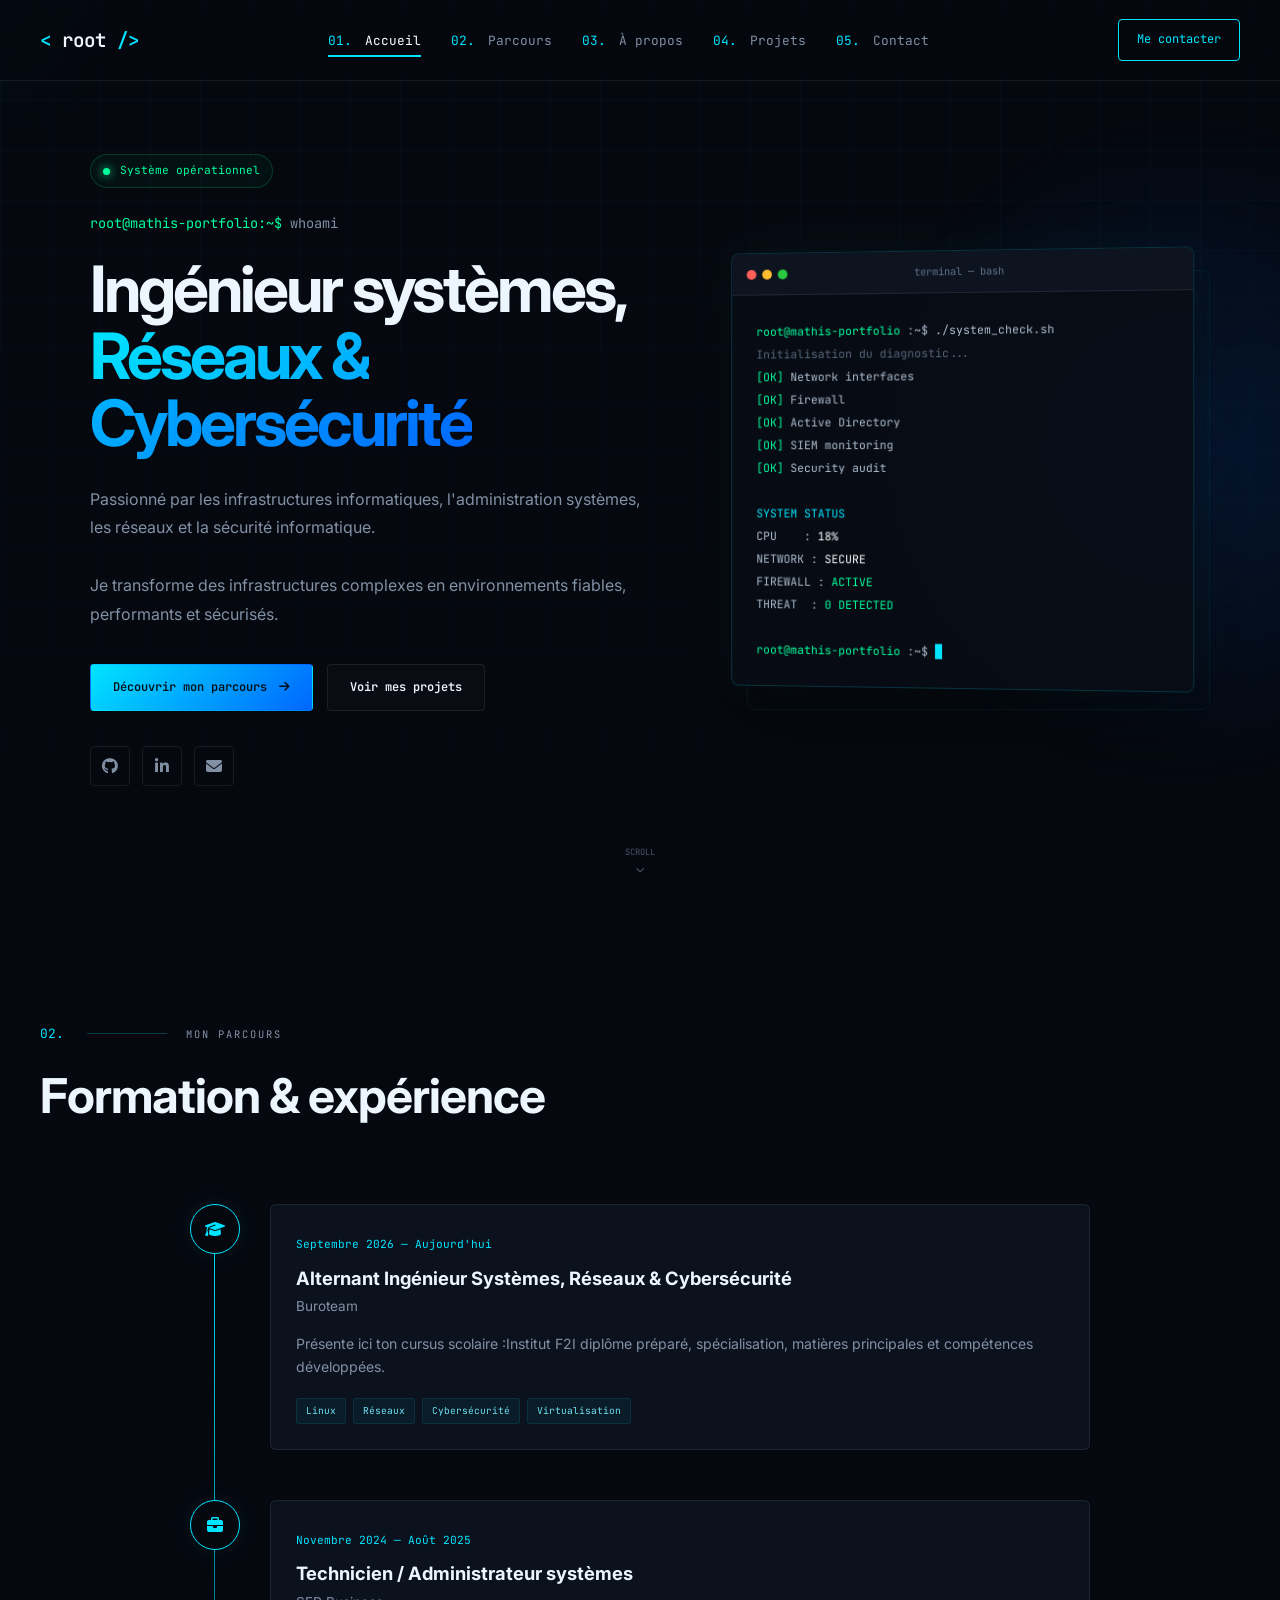
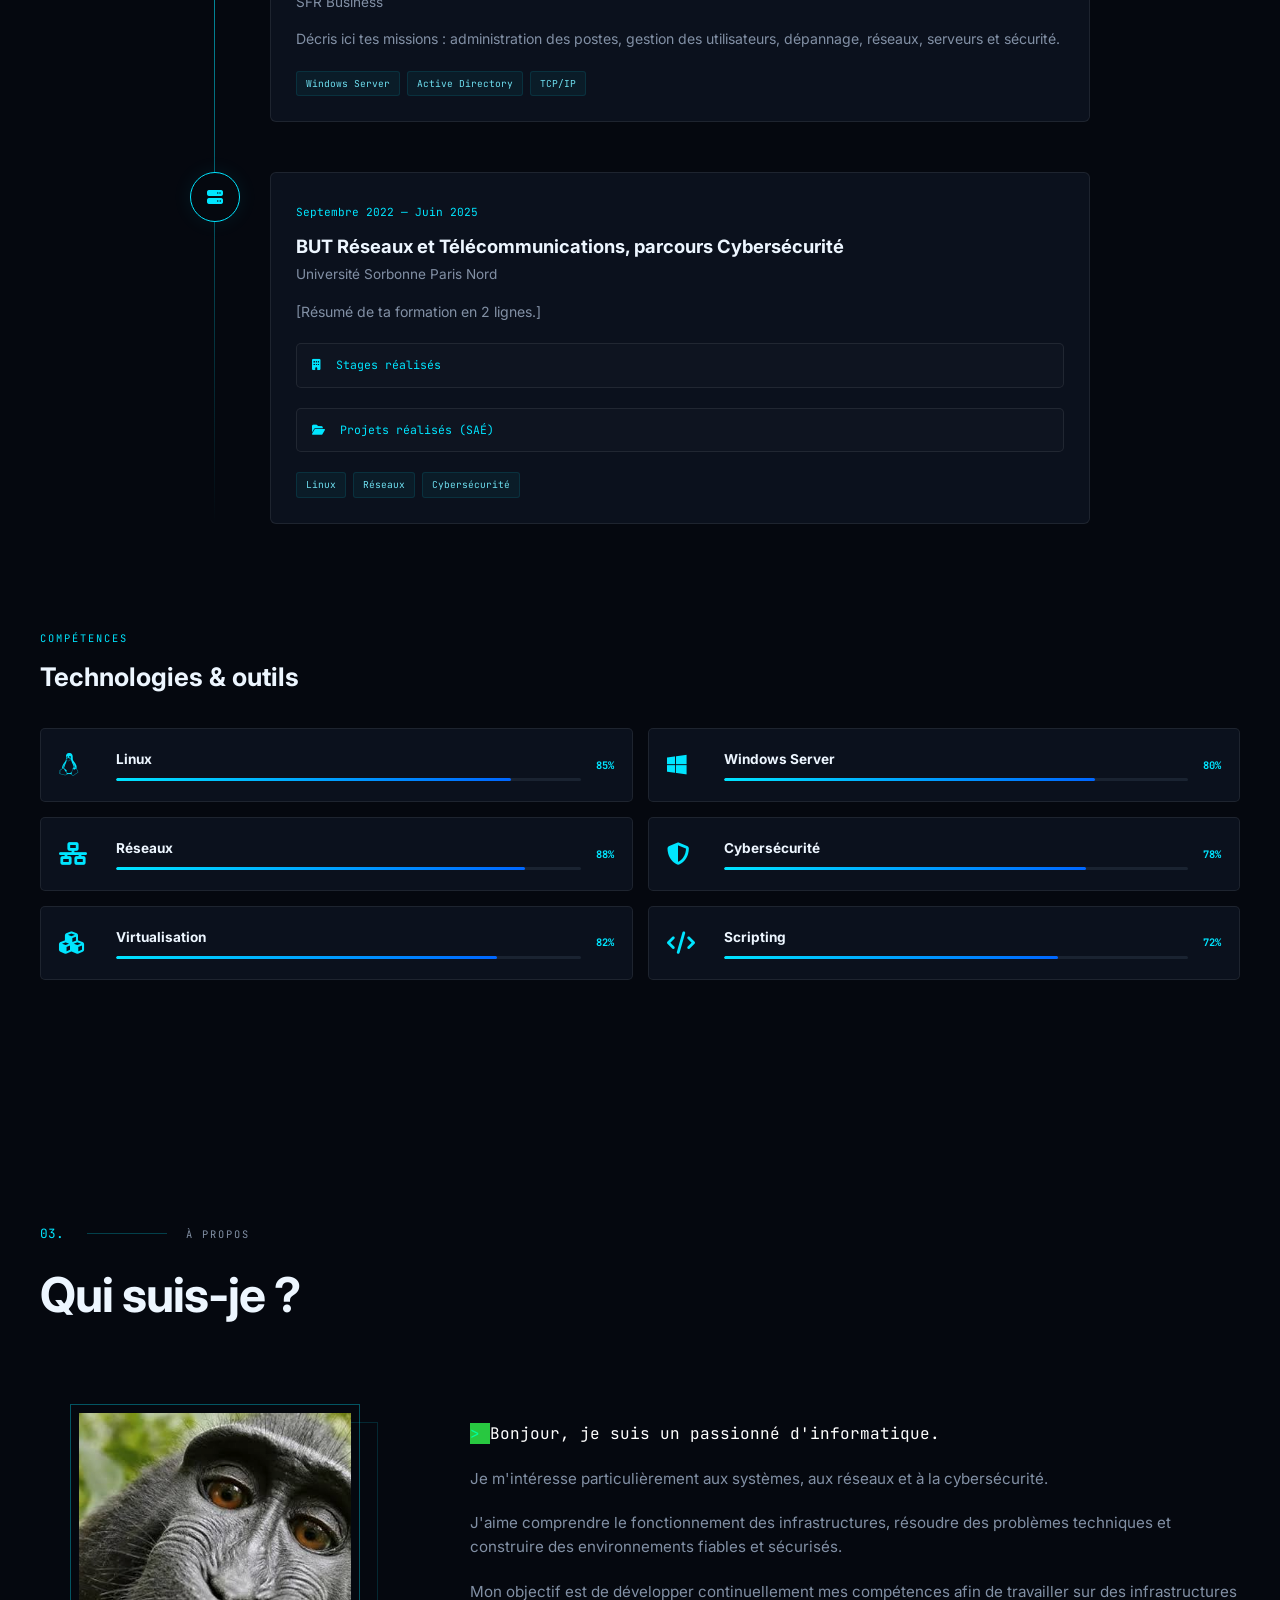
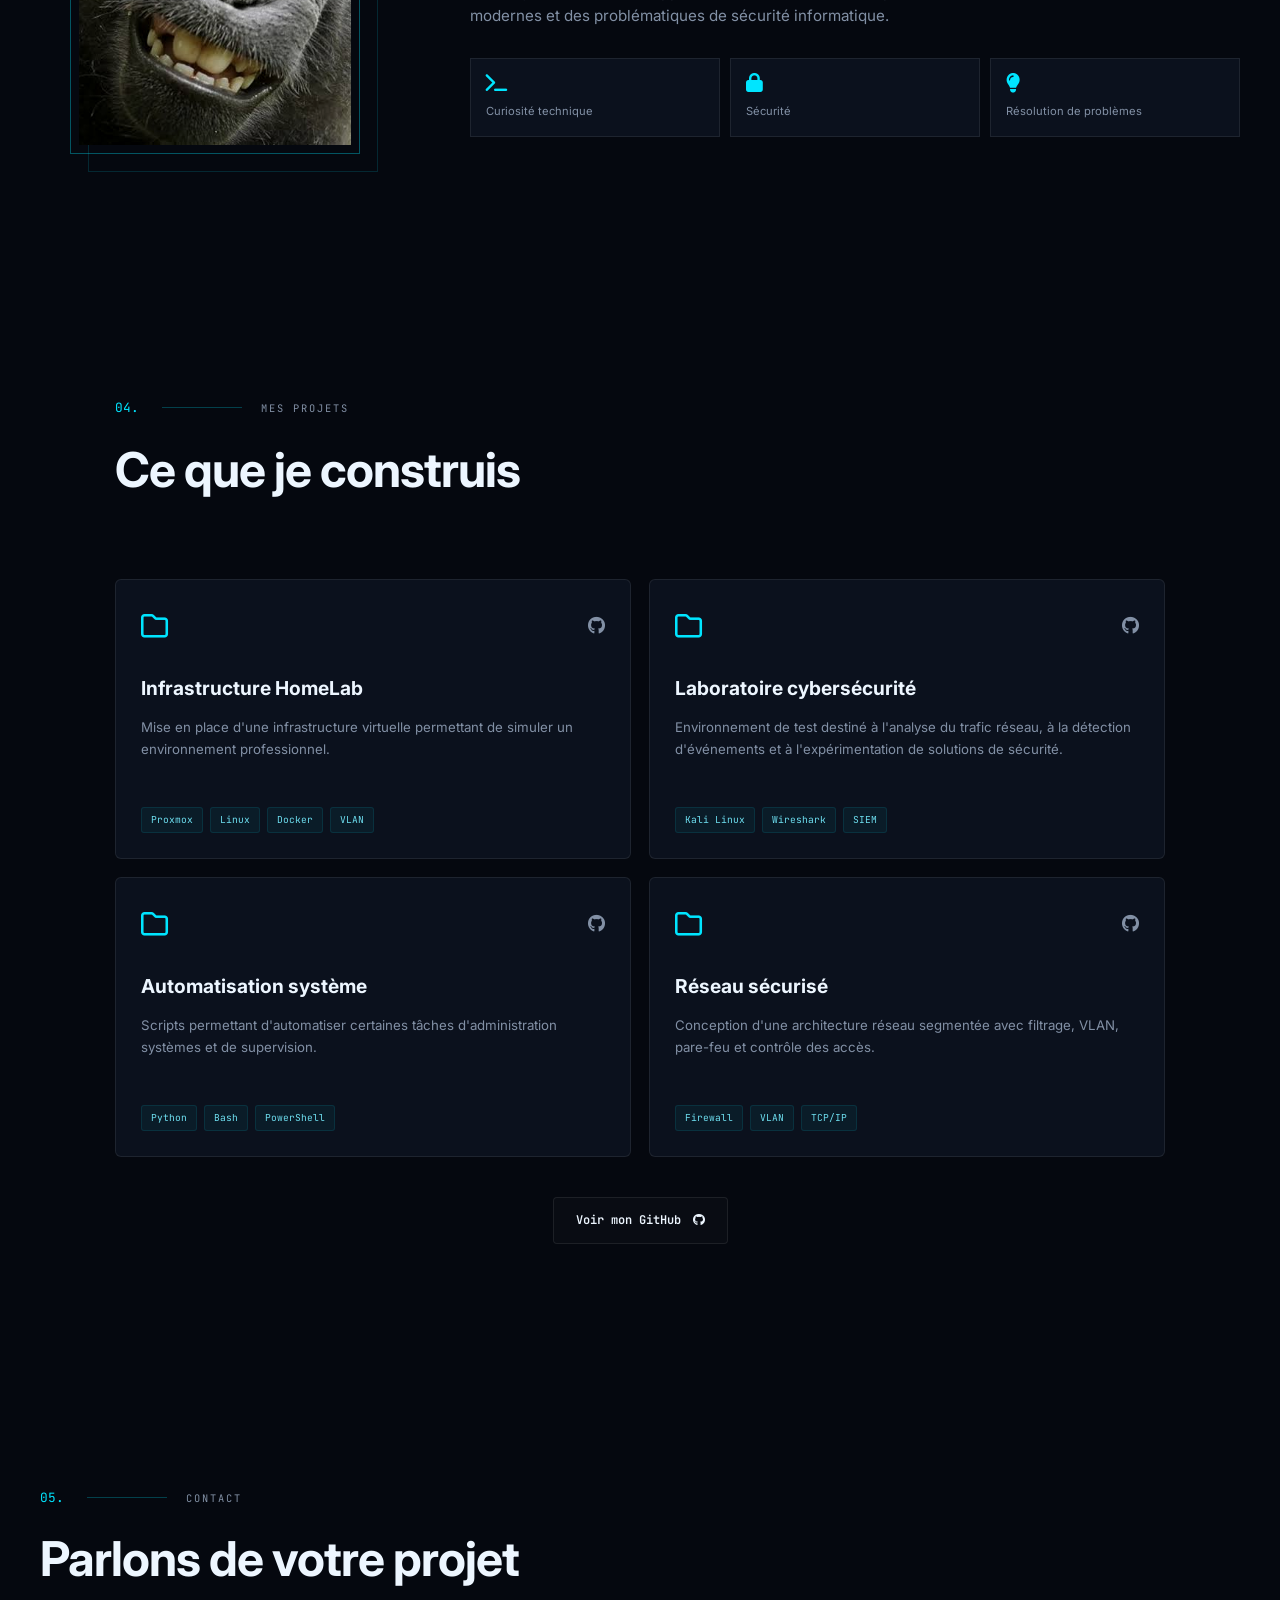
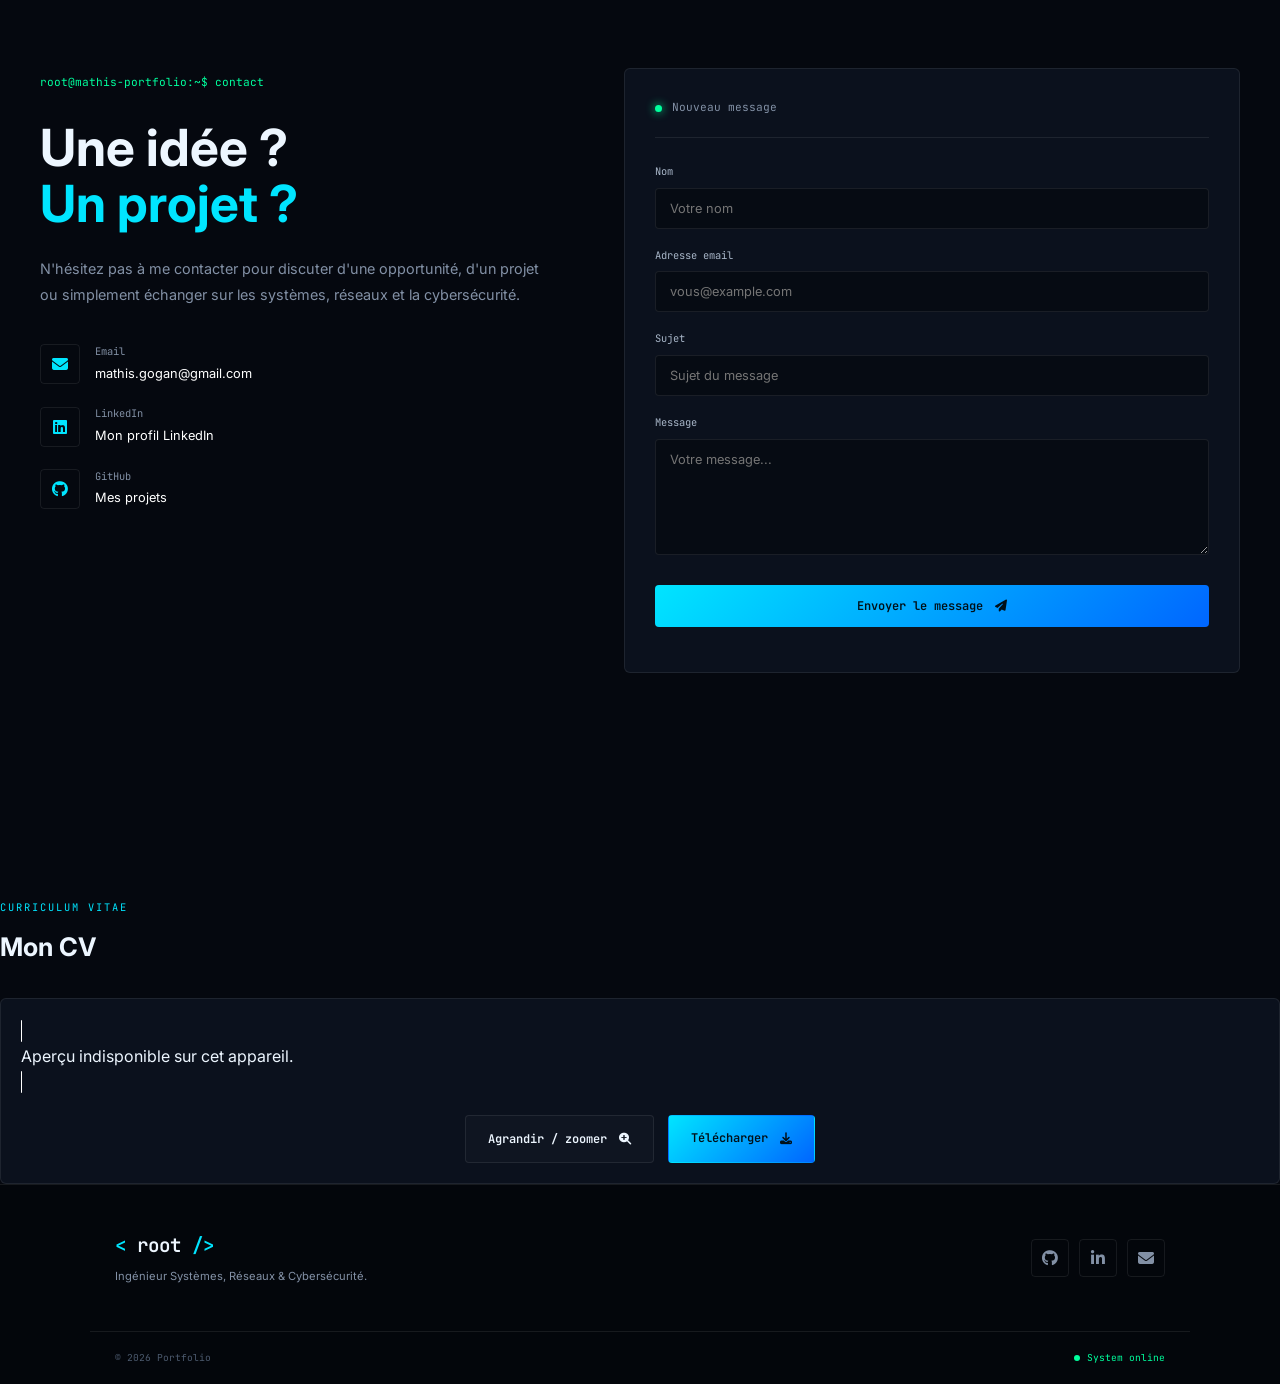
<file: index.html>
<!DOCTYPE html>
<html lang="fr">

<head>

    <meta charset="UTF-8">

    <meta name="viewport"
          content="width=device-width, initial-scale=1.0">

    <meta name="description"
          content="Portfolio professionnel - Ingénieur systèmes, réseaux et cybersécurité">

    <title>Portfolio | Systèmes • Réseaux • Cybersécurité</title>

    <!-- Police -->
    <link rel="preconnect" href="https://fonts.googleapis.com">
    <link rel="preconnect" href="https://fonts.gstatic.com" crossorigin>

    <link href="https://fonts.googleapis.com/css2?family=Inter:wght@400;500;600;700;800&family=JetBrains+Mono:wght@400;500;600&display=swap"
          rel="stylesheet">

    <!-- Font Awesome -->
    <link rel="stylesheet"
          href="https://cdnjs.cloudflare.com/ajax/libs/font-awesome/6.5.2/css/all.min.css">

    <link rel="stylesheet" href="src/CSS/style.css">

</head>


<body>

<!-- =====================================================
     CURSEUR / EFFET
===================================================== -->

<div class="cursor-glow"></div>


<!-- =====================================================
     HEADER
===================================================== -->

<header class="header">

    <nav class="navbar">

        <a href="#accueil" class="logo">

            <span class="logo-symbol">&lt;</span>
            <span>root</span>
            <span class="logo-symbol">/&gt;</span>

        </a>


        <ul class="nav-links">

            <li>
                <a href="#accueil" class="active">
                    <span>01.</span> Accueil
                </a>
            </li>

            <li>
                <a href="#parcours">
                    <span>02.</span> Parcours
                </a>
            </li>

            <li>
                <a href="#apropos">
                    <span>03.</span> À propos
                </a>
            </li>

            <li>
                <a href="#projets">
                    <span>04.</span> Projets
                </a>
            </li>

            <li>
                <a href="#contact">
                    <span>05.</span> Contact
                </a>
            </li>

        </ul>


        <a href="#contact" class="nav-button">
            Me contacter
        </a>


        <button class="menu-toggle"
                aria-label="Ouvrir le menu">

            <i class="fas fa-bars"></i>

        </button>

    </nav>

</header>


<main>


<!-- =====================================================
     HERO
===================================================== -->

<section id="accueil" class="hero">

    <!-- Grille -->
    <div class="grid-background"></div>

    <!-- Glow -->
    <div class="hero-glow"></div>


    <div class="hero-container">


        <!-- COLONNE GAUCHE -->

        <div class="hero-content">

            <div class="status">

                <span class="status-dot"></span>

                <span>
                    Système opérationnel
                </span>

            </div>


            <p class="terminal-intro">

                <span class="prompt">root@mathis-portfolio:~$</span>

                whoami

            </p>


            <h1>

                Ingénieur systèmes,
                <br>

                <span class="gradient-text">
                    Réseaux & Cybersécurité
                </span>

            </h1>


            <p class="hero-description">

                Passionné par les infrastructures informatiques,
                l'administration systèmes, les réseaux et la
                sécurité informatique.

                <br><br>

                Je transforme des infrastructures complexes en
                environnements fiables, performants et sécurisés.

            </p>


            <div class="hero-buttons">

                <a href="#parcours"
                   class="btn btn-primary">

                    Découvrir mon parcours

                    <i class="fas fa-arrow-right"></i>

                </a>


                <a href="#projets"
                   class="btn btn-outline">

                    Voir mes projets

                </a>

            </div>


            <div class="social-links">

                <a href="https://github.com/TurtlesNinjas"
                   target="_blank"
                   aria-label="GitHub">

                    <i class="fab fa-github"></i>

                </a>


                <a href="https://www.linkedin.com/in/mathis-gogan/?isSelfProfile=true"
                   target="_blank"
                   aria-label="LinkedIn">

                    <i class="fab fa-linkedin-in"></i>

                </a>


                <a href="mailto:mathis.gogan@gmail.com"
                   aria-label="Email">

                    <i class="fas fa-envelope"></i>

                </a>

            </div>

        </div>


        <!-- TERMINAL -->

        <div class="terminal-wrapper">

            <div class="terminal">

                <div class="terminal-header">

                    <div class="terminal-buttons">

                        <span class="red"></span>
                        <span class="yellow"></span>
                        <span class="green"></span>

                    </div>

                    <span class="terminal-title">
                        terminal — bash
                    </span>

                </div>


                <div class="terminal-body">

                    <p>
                        <span class="terminal-green">
                            root@mathis-portfolio
                        </span>:~$
                        ./system_check.sh
                    </p>


                    <p class="terminal-muted">
                        Initialisation du diagnostic...
                    </p>


                    <p>
                        <span class="terminal-green">
                            [OK]
                        </span>
                        Network interfaces
                    </p>


                    <p>
                        <span class="terminal-green">
                            [OK]
                        </span>
                        Firewall
                    </p>


                    <p>
                        <span class="terminal-green">
                            [OK]
                        </span>
                        Active Directory
                    </p>


                    <p>
                        <span class="terminal-green">
                            [OK]
                        </span>
                        SIEM monitoring
                    </p>


                    <p>
                        <span class="terminal-green">
                            [OK]
                        </span>
                        Security audit
                    </p>


                    <br>


                    <p>

                        <span class="terminal-blue">
                            SYSTEM STATUS
                        </span>

                    </p>


                    <p>
                        CPU&nbsp;&nbsp;&nbsp;&nbsp;:
                        <span class="terminal-white">
                            18%
                        </span>
                    </p>


                    <p>
                        NETWORK :
                        <span class="terminal-white">
                            SECURE
                        </span>
                    </p>


                    <p>
                        FIREWALL :
                        <span class="terminal-green">
                            ACTIVE
                        </span>
                    </p>


                    <p>
                        THREAT&nbsp;&nbsp;:
                        <span class="terminal-green">
                            0 DETECTED
                        </span>
                    </p>


                    <br>


                    <p>

                        <span class="terminal-green">
                            root@mathis-portfolio
                        </span>:~$

                        <span class="cursor">
                            █
                        </span>

                    </p>

                </div>

            </div>


            <div class="terminal-decoration"></div>

        </div>

    </div>


    <div class="scroll-down">

        <span>
            SCROLL
        </span>

        <i class="fas fa-chevron-down"></i>

    </div>

</section>



<!-- =====================================================
     PARCOURS
===================================================== -->

<section id="parcours" class="section">

    <div class="section-heading reveal">

        <span class="section-number">
            02.
        </span>

        <span class="section-line"></span>

        <span class="section-label">
            MON PARCOURS
        </span>

        <h2>
            Formation & expérience
        </h2>

    </div>


    <div class="timeline">


        <div class="timeline-item reveal">

            <div class="timeline-marker">

                <i class="fas fa-graduation-cap"></i>

            </div>


            <div class="timeline-card">

                <span class="timeline-date">
                    Septembre 2026 — Aujourd'hui
                </span>

                <h3>
                    Alternant Ingénieur Systèmes, Réseaux & Cybersécurité
                </h3>

                <h4>
                    Buroteam
                </h4>

                <p>

                    Présente ici ton cursus scolaire :Institut F2I
                    diplôme préparé, spécialisation,
                    matières principales et compétences
                    développées.

                </p>


                <div class="tags">

                    <span>Linux</span>
                    <span>Réseaux</span>
                    <span>Cybersécurité</span>
                    <span>Virtualisation</span>
                    
                </div>

            </div>

        </div>



        <div class="timeline-item reveal">

            <div class="timeline-marker">

                <i class="fas fa-briefcase"></i>

            </div>


            <div class="timeline-card">

                <span class="timeline-date">
                    Novembre 2024 — Août 2025
                </span>

                <h3>
                    Technicien / Administrateur systèmes
                </h3>

                <h4>
                    SFR Business
                </h4>

                <p>

                    Décris ici tes missions :
                    administration des postes,
                    gestion des utilisateurs,
                    dépannage, réseaux,
                    serveurs et sécurité.

                </p>


                <div class="tags">

                    <span>Windows Server</span>
                    <span>Active Directory</span>
                    <span>TCP/IP</span>

                </div>

            </div>

        </div>



        <div class="timeline-item reveal">

            <div class="timeline-marker">
                <i class="fas fa-server"></i>
            </div>

            <div class="timeline-card">

                <span class="timeline-date">
                    Septembre 2022 — Juin 2025
                </span>

                <h3>
                    BUT Réseaux et Télécommunications, parcours Cybersécurité
                </h3>

                <h4>
                    Université Sorbonne Paris Nord
                </h4>

                <p>[Résumé de ta formation en 2 lignes.]</p>

                <!-- STAGES -->
                <details class="timeline-details">
                    <summary><i class="fas fa-building"></i> Stages réalisés</summary>

                    <ul class="detail-list">
                        <li>
                            <span class="detail-date">[Avril 2024 — Juin 2024]</span>
                            <strong>[Intitulé du stage] · [Nom de l'entreprise]</strong>
                            <p>[Contexte, missions réalisées, résultats obtenus.]</p>
                            <div class="tags"><span>[Techno 1]</span><span>[Techno 2]</span></div>
                        </li>
                        <li>
                            <span class="detail-date">[Avril 2025 — Juin 2025]</span>
                            <strong>[Intitulé du stage 2] · [Nom de l'entreprise]</strong>
                            <p>[Contexte, missions réalisées, résultats obtenus.]</p>
                            <div class="tags"><span>[Techno 1]</span><span>[Techno 2]</span></div>
                        </li>
                    </ul>
                </details>

                <!-- PROJETS -->
                <details class="timeline-details">
                    <summary><i class="fas fa-folder-open"></i> Projets réalisés (SAÉ)</summary>

                    <ul class="detail-list">
                        <li>
                            <strong>[Nom du projet 1]</strong>
                            <p>[Objectif, ce que tu as fait, résultat.]</p>
                            <div class="tags"><span>Proxmox</span><span>pfSense</span></div>
                        </li>
                        <li>
                            <strong>[Nom du projet 2]</strong>
                            <p>[Description.]</p>
                            <div class="tags"><span>Wireshark</span><span>SIEM</span></div>
                        </li>
                    </ul>
                </details>

                <div class="tags">
                    <span>Linux</span>
                    <span>Réseaux</span>
                    <span>Cybersécurité</span>
                </div>

            </div>

        </div>

    </div>



    <!-- COMPETENCES -->

    <div class="skills-section reveal">

        <div class="mini-heading">

            <span>
                COMPÉTENCES
            </span>

            <h3>
                Technologies & outils
            </h3>

        </div>


        <div class="skills-grid">


            <div class="skill-card">

                <div class="skill-icon">

                    <i class="fab fa-linux"></i>

                </div>

                <div class="skill-info">

                    <h4>Linux</h4>

                    <div class="skill-bar">
                        <span style="width: 85%"></span>
                    </div>

                </div>

                <strong>85%</strong>

            </div>



            <div class="skill-card">

                <div class="skill-icon">

                    <i class="fab fa-windows"></i>

                </div>

                <div class="skill-info">

                    <h4>Windows Server</h4>

                    <div class="skill-bar">
                        <span style="width: 80%"></span>
                    </div>

                </div>

                <strong>80%</strong>

            </div>



            <div class="skill-card">

                <div class="skill-icon">

                    <i class="fas fa-network-wired"></i>

                </div>

                <div class="skill-info">

                    <h4>Réseaux</h4>

                    <div class="skill-bar">
                        <span style="width: 88%"></span>
                    </div>

                </div>

                <strong>88%</strong>

            </div>



            <div class="skill-card">

                <div class="skill-icon">

                    <i class="fas fa-shield-halved"></i>

                </div>

                <div class="skill-info">

                    <h4>Cybersécurité</h4>

                    <div class="skill-bar">
                        <span style="width: 78%"></span>
                    </div>

                </div>

                <strong>78%</strong>

            </div>



            <div class="skill-card">

                <div class="skill-icon">

                    <i class="fas fa-cubes"></i>

                </div>

                <div class="skill-info">

                    <h4>Virtualisation</h4>

                    <div class="skill-bar">
                        <span style="width: 82%"></span>
                    </div>

                </div>

                <strong>82%</strong>

            </div>



            <div class="skill-card">

                <div class="skill-icon">

                    <i class="fas fa-code"></i>

                </div>

                <div class="skill-info">

                    <h4>Scripting</h4>

                    <div class="skill-bar">
                        <span style="width: 72%"></span>
                    </div>

                </div>

                <strong>72%</strong>

            </div>

        </div>

    </div>

</section>



<!-- =====================================================
     A PROPOS
===================================================== -->

<section id="apropos"
         class="section about-section">

    <div class="section-heading reveal">

        <span class="section-number">
            03.
        </span>

        <span class="section-line"></span>

        <span class="section-label">
            À PROPOS
        </span>

        <h2>
            Qui suis-je ?
        </h2>

    </div>


    <div class="about-grid">

        <div class="about-photo reveal">

            <div class="photo-frame">

                <img src="src/Image/images.jpg"
                    alt="Portrait de Mathis Gogan"
                    class="photo-img"
                    loading="lazy">

            </div>

            <div class="photo-decoration"></div>

        </div>



        <div class="about-content reveal">

            <p class="about-intro">

                <span class="green">
                    >
                </span>

                Bonjour, je suis un passionné
                d'informatique.

            </p>


            <p>

                Je m'intéresse particulièrement aux
                systèmes, aux réseaux et à la
                cybersécurité.

            </p>


            <p>

                J'aime comprendre le fonctionnement
                des infrastructures, résoudre des
                problèmes techniques et construire
                des environnements fiables et sécurisés.

            </p>


            <p>

                Mon objectif est de développer
                continuellement mes compétences afin
                de travailler sur des infrastructures
                modernes et des problématiques de
                sécurité informatique.

            </p>


            <div class="about-values">


                <div>

                    <i class="fas fa-terminal"></i>

                    <span>
                        Curiosité technique
                    </span>

                </div>


                <div>

                    <i class="fas fa-lock"></i>

                    <span>
                        Sécurité
                    </span>

                </div>


                <div>

                    <i class="fas fa-lightbulb"></i>

                    <span>
                        Résolution de problèmes
                    </span>

                </div>

            </div>

        </div>

    </div>

</section>



<!-- =====================================================
     PROJETS
===================================================== -->

<section id="projets"
         class="section projects-section">


    <div class="section-heading reveal">

        <span class="section-number">
            04.
        </span>

        <span class="section-line"></span>

        <span class="section-label">
            MES PROJETS
        </span>

        <h2>
            Ce que je construis
        </h2>

    </div>


    <div class="projects-grid">


        <!-- PROJET 1 -->

        <article class="project-card reveal">

            <div class="project-top">

                <div class="folder">

                    <i class="far fa-folder"></i>

                </div>

                <a href="#"
                   aria-label="GitHub">

                    <i class="fab fa-github"></i>

                </a>

            </div>


            <h3>
                Infrastructure HomeLab
            </h3>


            <p>

                Mise en place d'une infrastructure
                virtuelle permettant de simuler un
                environnement professionnel.

            </p>


            <div class="project-tech">

                <span>Proxmox</span>
                <span>Linux</span>
                <span>Docker</span>
                <span>VLAN</span>

            </div>

        </article>



        <!-- PROJET 2 -->

        <article class="project-card reveal">

            <div class="project-top">

                <div class="folder">

                    <i class="far fa-folder"></i>

                </div>

                <a href="#"
                   aria-label="GitHub">

                    <i class="fab fa-github"></i>

                </a>

            </div>


            <h3>
                Laboratoire cybersécurité
            </h3>


            <p>

                Environnement de test destiné à
                l'analyse du trafic réseau, à la
                détection d'événements et à
                l'expérimentation de solutions
                de sécurité.

            </p>


            <div class="project-tech">

                <span>Kali Linux</span>
                <span>Wireshark</span>
                <span>SIEM</span>

            </div>

        </article>



        <!-- PROJET 3 -->

        <article class="project-card reveal">

            <div class="project-top">

                <div class="folder">

                    <i class="far fa-folder"></i>

                </div>

                <a href="#"
                   aria-label="GitHub">

                    <i class="fab fa-github"></i>

                </a>

            </div>


            <h3>
                Automatisation système
            </h3>


            <p>

                Scripts permettant d'automatiser
                certaines tâches d'administration
                systèmes et de supervision.

            </p>


            <div class="project-tech">

                <span>Python</span>
                <span>Bash</span>
                <span>PowerShell</span>

            </div>

        </article>



        <!-- PROJET 4 -->

        <article class="project-card reveal">

            <div class="project-top">

                <div class="folder">

                    <i class="far fa-folder"></i>

                </div>

                <a href="#"
                   aria-label="GitHub">

                    <i class="fab fa-github"></i>

                </a>

            </div>


            <h3>
                Réseau sécurisé
            </h3>


            <p>

                Conception d'une architecture réseau
                segmentée avec filtrage, VLAN,
                pare-feu et contrôle des accès.

            </p>


            <div class="project-tech">

                <span>Firewall</span>
                <span>VLAN</span>
                <span>TCP/IP</span>

            </div>

        </article>

    </div>


    <div class="github-button reveal">

        <a href="https://github.com/TurtlesNinjas"
           target="_blank"
           class="btn btn-outline">

            Voir mon GitHub

            <i class="fab fa-github"></i>

        </a>

    </div>

</section>



<!-- =====================================================
     CONTACT
===================================================== -->

<section id="contact"
         class="section contact-section">


    <div class="section-heading reveal">

        <span class="section-number">
            05.
        </span>

        <span class="section-line"></span>

        <span class="section-label">
            CONTACT
        </span>

        <h2>
            Parlons de votre projet
        </h2>

    </div>


    <div class="contact-grid">


        <div class="contact-text reveal">

            <span class="contact-terminal">
                root@mathis-portfolio:~$ contact
            </span>


            <h3>
                Une idée ?
                <br>

                <span>
                    Un projet ?
                </span>
            </h3>


            <p>

                N'hésitez pas à me contacter pour
                discuter d'une opportunité, d'un
                projet ou simplement échanger sur
                les systèmes, réseaux et la
                cybersécurité.

            </p>


            <div class="contact-method">

                <i class="fas fa-envelope"></i>

                <div>

                    <span>Email</span>

                    <a href="mailto:mathis.gogan@gmail.com">
                        mathis.gogan@gmail.com
                    </a>

                </div>

            </div>


            <div class="contact-method">

                <i class="fab fa-linkedin"></i>

                <div>

                    <span>LinkedIn</span>

                    <a href="https://www.linkedin.com/in/mathis-gogan/?isSelfProfile=true"
                       target="_blank">

                        Mon profil LinkedIn

                    </a>

                </div>

            </div>


            <div class="contact-method">

                <i class="fab fa-github"></i>

                <div>

                    <span>GitHub</span>

                    <a href="https://github.com/TurtlesNinjas"
                       target="_blank">

                        Mes projets

                    </a>

                </div>

            </div>

        </div>



        <!-- FORMULAIRE -->

        <form id="contactForm"
              class="contact-form reveal">


            <div class="form-header">

                <span class="form-dot"></span>

                <span>
                    Nouveau message
                </span>

            </div>


            <div class="form-group">

                <label for="name">
                    Nom
                </label>

                <input
                    type="text"
                    id="name"
                    name="name"
                    placeholder="Votre nom"
                    required
                >

            </div>


            <div class="form-group">

                <label for="email">
                    Adresse email
                </label>

                <input
                    type="email"
                    id="email"
                    name="email"
                    placeholder="vous@example.com"
                    required
                >

            </div>


            <div class="form-group">

                <label for="subject">
                    Sujet
                </label>

                <input
                    type="text"
                    id="subject"
                    name="subject"
                    placeholder="Sujet du message"
                    required
                >

            </div>


            <div class="form-group">

                <label for="message">
                    Message
                </label>

                <textarea
                    id="message"
                    name="message"
                    rows="6"
                    placeholder="Votre message..."
                    required
                ></textarea>

            </div>


            <button
                type="submit"
                class="btn btn-primary submit-button">

                Envoyer le message

                <i class="fas fa-paper-plane"></i>

            </button>


            <p id="form-message"></p>

        </form>

    </div>

</section>



<!-- CV -->
    <div class="cv-section reveal">
        <div class="mini-heading">
            <span>CURRICULUM VITAE</span>
            <h3>Mon CV</h3>
        </div>

        <div class="cv-box">
            <object class="cv-preview"
                    data="src/assets/CV_Mathis_Gogan.pdf#toolbar=0&view=FitH"
                    type="application/pdf">
                <p>Aperçu indisponible sur cet appareil.</p>
            </object>

            <div class="cv-actions">
                <button type="button" class="btn btn-outline" id="cvOpen">
                    Agrandir / zoomer <i class="fas fa-magnifying-glass-plus"></i>
                </button>
                <a href="src/assets/CV_Mathis_Gogan.pdf"
                download="CV_Mathis_Gogan.pdf"
                class="btn btn-primary">
                    Télécharger <i class="fas fa-download"></i>
                </a>
            </div>
        </div>
    </div>

    <!-- MODALE CV -->
    <div class="cv-modal" id="cvModal" aria-hidden="true">
        <div class="cv-modal-content">
            <div class="cv-modal-bar">
                <span>CV_GOGAN_Mathis_ISRC.pdf</span>
                <div>
                    <a href="src/Assets/CV_GOGAN_Mathis_ISRC.pdf" download aria-label="Télécharger">
                        <i class="fas fa-download"></i>
                    </a>
                    <button type="button" id="cvClose" aria-label="Fermer">
                        <i class="fas fa-xmark"></i>
                    </button>
                </div>
            </div>
            <iframe src="" data-src="src/Assets/CV_GOGAN_Mathis_ISRC.pdf#view=FitH" title="CV"></iframe>
        </div>
    </div>

</main>



<!-- =====================================================
     FOOTER
===================================================== -->

<footer class="footer">

    <div class="footer-content">


        <div class="footer-brand">

            <a href="#accueil"
               class="logo">

                <span class="logo-symbol">
                    &lt;
                </span>

                root

                <span class="logo-symbol">
                    /&gt;
                </span>

            </a>


            <p>

                Ingénieur Systèmes,
                Réseaux & Cybersécurité.

            </p>

        </div>



        <div class="footer-socials">

            <a href="https://github.com/TurtlesNinjas"
               target="_blank"
               aria-label="GitHub">

                <i class="fab fa-github"></i>

            </a>


            <a href="https://www.linkedin.com/in/mathis-gogan/?isSelfProfile=true"
               target="_blank"
               aria-label="LinkedIn">

                <i class="fab fa-linkedin-in"></i>

            </a>


            <a href="mailto:mathis.gogan@gmail.com"
               aria-label="Email">

                <i class="fas fa-envelope"></i>

            </a>

        </div>

    </div>


    <div class="footer-bottom">

        <span>
            © <span id="year"></span>
            Portfolio
        </span>

        <span class="footer-status">

            <span></span>

            System online

        </span>

    </div>

</footer>


<script src="src/JS/script.js"></script>

</body>
</html>
</file>
<file: src/CSS/style.css>
/* =====================================================
   VARIABLES
===================================================== */

:root {

    --bg: #05080f;
    --bg-light: #080d17;
    --card: #0b111d;

    --primary: #00e5ff;
    --secondary: #0066ff;
    --green: #00ff9d;

    --white: #edf6ff;
    --muted: #8290a5;

    --border: rgba(255,255,255,0.08);

    --gradient:
        linear-gradient(
            135deg,
            #00e5ff,
            #0066ff
        );

    --mono:
        "JetBrains Mono",
        monospace;

    --font:
        "Inter",
        sans-serif;
}


/* =====================================================
   RESET
===================================================== */

* {
    margin: 0;
    padding: 0;
    box-sizing: border-box;
}

html {
    scroll-behavior: smooth;
    scroll-padding-top: 85px;
}

body {

    background: var(--bg);

    color: var(--white);

    font-family: var(--font);

    line-height: 1.6;

    overflow-x: hidden;
}

body::selection {
    background: var(--primary);
    color: #001014;
}

a {
    text-decoration: none;
    color: inherit;
}

button,
input,
textarea {
    font-family: inherit;
}

ul {
    list-style: none;
}


/* =====================================================
   HEADER
===================================================== */

.header {

    position: fixed;

    top: 0;
    left: 0;

    width: 100%;

    z-index: 999;

    background:
        rgba(5,8,15,.82);

    backdrop-filter:
        blur(18px);

    border-bottom:
        1px solid var(--border);
}


.navbar {

    height: 80px;

    max-width: 1250px;

    margin: auto;

    padding:
        0 25px;

    display: flex;

    align-items: center;

    justify-content: space-between;
}


.logo {

    font-family: var(--mono);

    font-weight: 600;

    font-size: 1.2rem;

    letter-spacing: -1px;
}

.logo-symbol {
    color: var(--primary);
}


.nav-links {

    display: flex;

    align-items: center;

    gap: 30px;
}


.nav-links a {

    position: relative;

    font-family: var(--mono);

    font-size: .8rem;

    color: var(--muted);

    transition: .3s;
}


.nav-links a span {

    color: var(--primary);

    margin-right: 5px;
}


.nav-links a:hover,
.nav-links a.active {

    color: white;
}


.nav-links a::after {

    content: "";

    position: absolute;

    left: 0;

    bottom: -8px;

    width: 0;

    height: 2px;

    background: var(--primary);

    transition: .3s;
}


.nav-links a:hover::after,
.nav-links a.active::after {

    width: 100%;
}


.nav-button {

    padding:
        10px 18px;

    border:
        1px solid var(--primary);

    color: var(--primary);

    font-family: var(--mono);

    font-size: .75rem;

    border-radius: 4px;

    transition: .3s;
}


.nav-button:hover {

    background:
        rgba(0,229,255,.1);

    box-shadow:
        0 0 20px
        rgba(0,229,255,.15);
}


.menu-toggle {

    display: none;

    background: none;

    border: 0;

    color: white;

    font-size: 1.5rem;

    cursor: pointer;
}


/* =====================================================
   HERO
===================================================== */

.hero {

    min-height: 100vh;

    position: relative;

    display: flex;

    align-items: center;

    overflow: hidden;

    padding:
        120px 7% 80px;
}


/* grille */

.grid-background {

    position: absolute;

    inset: 0;

    background-image:

        linear-gradient(
            rgba(0,229,255,.035) 1px,
            transparent 1px
        ),

        linear-gradient(
            90deg,
            rgba(0,229,255,.035) 1px,
            transparent 1px
        );

    background-size:
        50px 50px;

    mask-image:
        linear-gradient(
            to bottom,
            black,
            transparent
        );

    pointer-events: none;
}


.hero-glow {

    position: absolute;

    width: 700px;
    height: 700px;

    right: -250px;
    top: 50%;

    transform:
        translateY(-50%);

    background:
        radial-gradient(
            circle,
            rgba(0,102,255,.15),
            transparent 65%
        );

    filter: blur(20px);

    pointer-events: none;
}


.hero-container {

    position: relative;

    z-index: 2;

    width: 100%;

    max-width: 1250px;

    margin: auto;

    display: grid;

    grid-template-columns:
        1.1fr .9fr;

    align-items: center;

    gap: 70px;
}


/* STATUS */

.status {

    display: inline-flex;

    align-items: center;

    gap: 10px;

    padding:
        7px 12px;

    border:
        1px solid
        rgba(0,255,157,.18);

    background:
        rgba(0,255,157,.04);

    border-radius: 30px;

    color: var(--green);

    font-family: var(--mono);

    font-size: .7rem;

    margin-bottom: 25px;
}


.status-dot {

    width: 7px;
    height: 7px;

    background: var(--green);

    border-radius: 50%;

    box-shadow:
        0 0 10px
        var(--green);

    animation:
        pulse 2s infinite;
}


@keyframes pulse {

    0%,100% {
        opacity: 1;
    }

    50% {
        opacity: .3;
    }
}


/* TERMINAL INTRO */

.terminal-intro {

    font-family: var(--mono);

    color: var(--muted);

    font-size: .85rem;

    margin-bottom: 20px;
}


.prompt {
    color: var(--green);
}


.hero h1 {

    font-size:
        clamp(
            2.8rem,
            5vw,
            5.3rem
        );

    line-height: 1.05;

    letter-spacing: -3px;

    margin-bottom: 28px;
}


.gradient-text {

    background:
        var(--gradient);

    -webkit-background-clip: text;

    background-clip: text;

    color: transparent;
}


.hero-description {

    max-width: 650px;

    color: var(--muted);

    font-size: 1rem;

    line-height: 1.8;

    margin-bottom: 35px;
}


/* BUTTONS */

.hero-buttons {

    display: flex;

    gap: 14px;

    flex-wrap: wrap;
}


.btn {

    display: inline-flex;

    align-items: center;

    justify-content: center;

    gap: 12px;

    padding:
        13px 22px;

    border-radius: 4px;

    font-family: var(--mono);

    font-size: .75rem;

    font-weight: 600;

    transition: .3s;

    cursor: pointer;
}


.btn-primary {

    background:
        var(--gradient);

    color: #001018;

    border: 1px solid transparent;
}


.btn-primary:hover {

    transform:
        translateY(-3px);

    box-shadow:
        0 10px 30px
        rgba(0,229,255,.2);
}


.btn-outline {

    border:
        1px solid var(--border);

    color: var(--white);

    background:
        rgba(255,255,255,.02);
}


.btn-outline:hover {

    border-color:
        var(--primary);

    color: var(--primary);
}


/* SOCIAL */

.social-links {

    display: flex;

    gap: 12px;

    margin-top: 35px;
}


.social-links a {

    width: 40px;
    height: 40px;

    display: flex;

    align-items: center;

    justify-content: center;

    border:
        1px solid var(--border);

    color: var(--muted);

    border-radius: 4px;

    transition: .3s;
}


.social-links a:hover {

    color: var(--primary);

    border-color:
        var(--primary);

    transform:
        translateY(-3px);
}


/* =====================================================
   TERMINAL
===================================================== */

.terminal-wrapper {

    position: relative;

    perspective: 1000px;
}


.terminal {

    position: relative;

    z-index: 2;

    background:
        rgba(7,12,21,.94);

    border:
        1px solid
        rgba(0,229,255,.18);

    border-radius: 8px;

    overflow: hidden;

    box-shadow:

        0 30px 80px
        rgba(0,0,0,.5),

        0 0 60px
        rgba(0,229,255,.05);

    transform:
        rotateY(-4deg);

    animation:
        terminalFloat 6s ease-in-out infinite;
}


@keyframes terminalFloat {

    0%,100% {
        transform:
            rotateY(-4deg)
            translateY(0);
    }

    50% {
        transform:
            rotateY(-4deg)
            translateY(-10px);
    }
}


.terminal-header {

    height: 42px;

    padding:
        0 15px;

    display: flex;

    align-items: center;

    justify-content: center;

    position: relative;

    background:
        #0d1420;

    border-bottom:
        1px solid var(--border);
}


.terminal-buttons {

    position: absolute;

    left: 15px;

    display: flex;

    gap: 6px;
}


.terminal-buttons span {

    width: 10px;
    height: 10px;

    border-radius: 50%;
}


.red {
    background: #ff5f57;
}

.yellow {
    background: #febc2e;
}

.green {
    background: #28c840;
}


.terminal-title {

    color: #607087;

    font-family: var(--mono);

    font-size: .65rem;
}


.terminal-body {

    padding:
        25px;

    font-family: var(--mono);

    font-size: .72rem;

    line-height: 2;

    color: #aebdce;
}


.terminal-muted {
    color: #56657a;
}


.terminal-green {
    color: var(--green);
}


.terminal-blue {
    color: var(--primary);
}


.terminal-white {
    color: white;
}


.cursor {

    color: var(--primary);

    animation:
        blink 1s infinite;
}


@keyframes blink {

    50% {
        opacity: 0;
    }
}


.terminal-decoration {

    position: absolute;

    width: 100%;
    height: 100%;

    top: 20px;
    left: 20px;

    border:
        1px solid
        rgba(0,229,255,.08);

    border-radius: 8px;

    z-index: 1;
}


/* =====================================================
   SCROLL
===================================================== */

.scroll-down {

    position: absolute;

    bottom: 25px;

    left: 50%;

    transform:
        translateX(-50%);

    display: flex;

    flex-direction: column;

    align-items: center;

    gap: 7px;

    color: #465469;

    font-family: var(--mono);

    font-size: .55rem;

    animation:
        scrollBounce 2s infinite;
}


@keyframes scrollBounce {

    50% {
        transform:
            translate(-50%,8px);
    }
}


/* =====================================================
   SECTIONS
===================================================== */

.section {

    max-width: 1250px;

    margin: auto;

    padding:
        120px 25px;
}


/* TITRES */

.section-heading {

    margin-bottom: 70px;
}


.section-number {

    color: var(--primary);

    font-family: var(--mono);

    font-size: .8rem;
}


.section-line {

    display: inline-block;

    width: 80px;

    height: 1px;

    background:
        rgba(0,229,255,.25);

    vertical-align: middle;

    margin:
        0 15px;
}


.section-label {

    color: var(--muted);

    font-family: var(--mono);

    font-size: .65rem;

    letter-spacing: 2px;
}


.section-heading h2 {

    margin-top: 12px;

    font-size:
        clamp(2rem,4vw,3rem);

    letter-spacing: -1px;
}


/* =====================================================
   REVEAL
===================================================== */

.reveal {

    opacity: 0;

    transform:
        translateY(35px);

    transition:
        opacity .8s ease,
        transform .8s ease;
}


.reveal.visible {

    opacity: 1;

    transform:
        translateY(0);
}


/* =====================================================
   TIMELINE
===================================================== */

.timeline {

    max-width: 900px;

    margin: auto;

    position: relative;
}


.timeline::before {

    content: "";

    position: absolute;

    left: 24px;

    top: 0;
    bottom: 0;

    width: 1px;

    background:
        linear-gradient(
            var(--primary),
            rgba(0,229,255,0)
        );
}


.timeline-item {

    position: relative;

    display: flex;

    gap: 30px;

    margin-bottom: 50px;
}


.timeline-marker {

    position: relative;

    z-index: 2;

    min-width: 50px;
    height: 50px;

    display: flex;

    align-items: center;

    justify-content: center;

    background:
        var(--bg);

    border:
        1px solid var(--primary);

    color: var(--primary);

    border-radius: 50%;

    box-shadow:
        0 0 20px
        rgba(0,229,255,.08);
}


.timeline-card {

    flex: 1;

    padding:
        25px;

    background:
        var(--card);

    border:
        1px solid var(--border);

    border-radius: 6px;

    transition: .3s;
}


.timeline-card:hover {

    border-color:
        rgba(0,229,255,.25);

    transform:
        translateX(5px);
}


.timeline-date {

    color: var(--primary);

    font-family: var(--mono);

    font-size: .7rem;
}


.timeline-card h3 {

    margin:
        8px 0 3px;

    font-size: 1.15rem;
}


.timeline-card h4 {

    color: var(--muted);

    font-weight: 400;

    font-size: .85rem;

    margin-bottom: 15px;
}


.timeline-card p {

    color: var(--muted);

    font-size: .88rem;

    margin-bottom: 20px;
}


/* TAGS */

.tags {

    display: flex;

    flex-wrap: wrap;

    gap: 7px;
}


.tags span,
.project-tech span {

    padding:
        4px 9px;

    background:
        rgba(0,229,255,.05);

    border:
        1px solid
        rgba(0,229,255,.1);

    color:
        #6edff0;

    border-radius: 3px;

    font-family: var(--mono);

    font-size: .6rem;
}


/* =====================================================
   SKILLS
===================================================== */

.skills-section {

    margin-top: 100px;
}


.mini-heading {

    margin-bottom: 30px;
}


.mini-heading span {

    color: var(--primary);

    font-family: var(--mono);

    font-size: .65rem;

    letter-spacing: 2px;
}


.mini-heading h3 {

    margin-top: 8px;

    font-size: 1.6rem;
}


.skills-grid {

    display: grid;

    grid-template-columns:
        repeat(2,1fr);

    gap: 15px;
}


.skill-card {

    display: flex;

    align-items: center;

    gap: 15px;

    padding: 18px;

    background:
        var(--card);

    border:
        1px solid var(--border);

    border-radius: 5px;
}


.skill-icon {

    min-width: 42px;

    color: var(--primary);

    font-size: 1.4rem;
}


.skill-info {

    flex: 1;
}


.skill-info h4 {

    font-size: .85rem;

    margin-bottom: 7px;
}


.skill-bar {

    width: 100%;

    height: 3px;

    background:
        #1a2331;

    border-radius: 5px;

    overflow: hidden;
}


.skill-bar span {

    display: block;

    height: 100%;

    background:
        var(--gradient);

    border-radius: 5px;
}


.skill-card > strong {

    color: var(--primary);

    font-family: var(--mono);

    font-size: .65rem;
}


/* =====================================================
   ABOUT
===================================================== */

.about-grid {

    display: grid;

    grid-template-columns:
        350px 1fr;

    gap: 80px;

    align-items: center;
}


.about-photo {

    position: relative;

    display: flex;

    justify-content: center;
}


.photo-frame {

    width: 290px;
    height: 350px;

    padding: 8px;

    border:
        1px solid
        rgba(0,229,255,.35);

    position: relative;

    z-index: 2;
}


.photo-placeholder {

    width: 100%;
    height: 100%;

    display: flex;

    flex-direction: column;

    align-items: center;

    justify-content: center;

    gap: 15px;

    background:
        linear-gradient(
            145deg,
            #0b1522,
            #07101a
        );

    color: var(--primary);

    font-family: var(--mono);

    font-size: .7rem;
}


.photo-placeholder i {

    font-size: 5rem;

    opacity: .4;
}


.photo-decoration {

    position: absolute;

    width: 290px;
    height: 350px;

    border:
        1px solid
        rgba(0,229,255,.15);

    transform:
        translate(
            18px,
            18px
        );
}


.about-content {

    color: var(--muted);

    font-size: .95rem;
}


.about-content p {

    margin-bottom: 20px;
}


.about-intro {

    color: white;

    font-family: var(--mono);

    font-size: 1rem;
}


.green {

    color: var(--green);
}


.about-values {

    display: grid;

    grid-template-columns:
        repeat(3,1fr);

    gap: 10px;

    margin-top: 30px;
}


.about-values div {

    padding: 15px;

    display: flex;

    flex-direction: column;

    gap: 10px;

    background:
        var(--card);

    border:
        1px solid var(--border);

    color: var(--muted);

    font-size: .7rem;
}


.about-values i {

    color: var(--primary);

    font-size: 1.2rem;
}


/* =====================================================
   PROJECTS
===================================================== */

.projects-section {

    max-width: 1100px;
}


.projects-grid {

    display: grid;

    grid-template-columns:
        repeat(2,1fr);

    gap: 18px;
}


.project-card {

    padding: 25px;

    min-height: 280px;

    display: flex;

    flex-direction: column;

    background:
        var(--card);

    border:
        1px solid var(--border);

    border-radius: 6px;

    transition: .35s;
}


.project-card:hover {

    transform:
        translateY(-7px);

    border-color:
        rgba(0,229,255,.3);

    box-shadow:
        0 20px 50px
        rgba(0,0,0,.25);
}


.project-top {

    display: flex;

    align-items: center;

    justify-content: space-between;

    margin-bottom: 25px;
}


.folder {

    color: var(--primary);

    font-size: 1.7rem;
}


.project-top > a {

    color: var(--muted);

    font-size: 1.1rem;

    transition: .3s;
}


.project-top > a:hover {

    color: var(--primary);
}


.project-card h3 {

    font-size: 1.2rem;

    margin-bottom: 12px;
}


.project-card p {

    color: var(--muted);

    font-size: .83rem;

    line-height: 1.7;

    flex: 1;
}


.project-tech {

    display: flex;

    flex-wrap: wrap;

    gap: 7px;

    margin-top: 20px;
}


.github-button {

    margin-top: 40px;

    text-align: center;
}


/* =====================================================
   CONTACT
===================================================== */

.contact-grid {

    display: grid;

    grid-template-columns:
        .9fr 1.1fr;

    gap: 80px;

    align-items: start;
}


.contact-terminal {

    color: var(--green);

    font-family: var(--mono);

    font-size: .7rem;
}


.contact-text h3 {

    font-size:
        clamp(2.2rem,4vw,3.5rem);

    line-height: 1.1;

    margin:
        25px 0;
}


.contact-text h3 span {

    color: var(--primary);
}


.contact-text > p {

    color: var(--muted);

    font-size: .9rem;

    line-height: 1.8;

    margin-bottom: 35px;
}


.contact-method {

    display: flex;

    align-items: center;

    gap: 15px;

    margin-bottom: 20px;
}


.contact-method > i {

    width: 40px;
    height: 40px;

    display: flex;

    align-items: center;

    justify-content: center;

    border:
        1px solid var(--border);

    color: var(--primary);

    border-radius: 4px;
}


.contact-method span {

    display: block;

    color: var(--muted);

    font-size: .65rem;

    font-family: var(--mono);
}


.contact-method a {

    color: white;

    font-size: .8rem;

    transition: .3s;
}


.contact-method a:hover {

    color: var(--primary);
}


/* FORM */

.contact-form {

    padding: 30px;

    background:
        var(--card);

    border:
        1px solid var(--border);

    border-radius: 6px;
}


.form-header {

    display: flex;

    align-items: center;

    gap: 10px;

    padding-bottom: 20px;

    margin-bottom: 25px;

    border-bottom:
        1px solid var(--border);

    color: var(--muted);

    font-family: var(--mono);

    font-size: .7rem;
}


.form-dot {

    width: 7px;
    height: 7px;

    border-radius: 50%;

    background: var(--green);

    box-shadow:
        0 0 10px
        var(--green);
}


.form-group {

    margin-bottom: 18px;
}


.form-group label {

    display: block;

    color: #a9b7c9;

    font-family: var(--mono);

    font-size: .65rem;

    margin-bottom: 8px;
}


.form-group input,
.form-group textarea {

    width: 100%;

    padding:
        12px 14px;

    border:
        1px solid var(--border);

    outline: none;

    border-radius: 4px;

    background:
        #060b13;

    color: white;

    font-size: .8rem;

    transition: .3s;
}


.form-group textarea {

    resize: vertical;
}


.form-group input:focus,
.form-group textarea:focus {

    border-color:
        var(--primary);

    box-shadow:
        0 0 0 2px
        rgba(0,229,255,.05);
}


.submit-button {

    width: 100%;

    border: 0;

    margin-top: 5px;
}


#form-message {

    text-align: center;

    font-family: var(--mono);

    font-size: .65rem;

    margin-top: 15px;
}


/* =====================================================
   FOOTER
===================================================== */

.footer {

    border-top:
        1px solid var(--border);

    background:
        #03060b;
}


.footer-content {

    max-width: 1100px;

    margin: auto;

    padding:
        45px 25px;

    display: flex;

    align-items: center;

    justify-content: space-between;
}


.footer-brand p {

    color: var(--muted);

    font-size: .7rem;

    margin-top: 8px;
}


.footer-socials {

    display: flex;

    gap: 10px;
}


.footer-socials a {

    width: 38px;
    height: 38px;

    display: flex;

    align-items: center;

    justify-content: center;

    border:
        1px solid var(--border);

    color: var(--muted);

    border-radius: 4px;

    transition: .3s;
}


.footer-socials a:hover {

    color: var(--primary);

    border-color:
        var(--primary);
}


.footer-bottom {

    padding:
        18px 25px;

    border-top:
        1px solid var(--border);

    display: flex;

    align-items: center;

    justify-content: space-between;

    max-width: 1100px;

    margin: auto;

    color: #4c5a6e;

    font-family: var(--mono);

    font-size: .6rem;
}


.footer-status {

    display: flex;

    align-items: center;

    gap: 7px;

    color: var(--green);
}


.footer-status span {

    width: 6px;
    height: 6px;

    background: var(--green);

    border-radius: 50%;
}


/* =====================================================
   CURSEUR
===================================================== */

.cursor-glow {

    position: fixed;

    width: 300px;
    height: 300px;

    border-radius: 50%;

    background:
        radial-gradient(
            circle,
            rgba(0,229,255,.04),
            transparent 65%
        );

    pointer-events: none;

    transform:
        translate(-50%,-50%);

    z-index: 0;
}


/* =====================================================
   RESPONSIVE
===================================================== */

@media (max-width: 950px) {

    .nav-links,
    .nav-button {
        display: none;
    }

    .menu-toggle {
        display: block;
    }


    .nav-links.mobile-active {

        display: flex;

        position: absolute;

        top: 80px;

        left: 0;

        width: 100%;

        flex-direction: column;

        gap: 0;

        padding: 10px 0;

        background:
            rgba(5,8,15,.98);

        border-bottom:
            1px solid var(--border);
    }


    .nav-links.mobile-active li {

        width: 100%;

        text-align: center;
    }


    .nav-links.mobile-active a {

        display: block;

        padding: 16px;
    }


    .hero-container {

        grid-template-columns: 1fr;

    }


    .terminal-wrapper {

        max-width: 650px;

        width: 100%;

        margin: auto;
    }


    .about-grid {

        grid-template-columns: 1fr;

    }


    .about-photo {

        margin-bottom: 20px;
    }


    .contact-grid {

        grid-template-columns: 1fr;

    }

}


@media (max-width: 650px) {

    .hero {

        padding:
            120px 20px 70px;
    }


    .hero h1 {

        font-size: 2.7rem;

        letter-spacing: -2px;
    }


    .section {

        padding:
            90px 20px;
    }


    .skills-grid,
    .projects-grid {

        grid-template-columns: 1fr;
    }


    .about-values {

        grid-template-columns: 1fr;
    }


    .timeline-item {

        gap: 15px;
    }


    .timeline-marker {

        min-width: 42px;
        height: 42px;
    }


    .timeline::before {

        left: 20px;
    }


    .timeline-card {

        padding: 18px;
    }


    .terminal-body {

        padding: 18px;

        font-size: .6rem;
    }


    .contact-form {

        padding: 20px;
    }


    .footer-content,
    .footer-bottom {

        flex-direction: column;

        gap: 20px;

        text-align: center;
    }

}


/* =====================================================
   ACCESSIBILITÉ
===================================================== */

@media (prefers-reduced-motion: reduce) {

    *,
    *::before,
    *::after {

        animation-duration: .01ms !important;

        animation-iteration-count: 1 !important;

        scroll-behavior: auto !important;

        transition-duration: .01ms !important;
    }

}

/* ===== DÉTAILS PROJETS ===== */
.timeline-details {
    margin: 0 0 20px;
    border: 1px solid var(--border);
    border-radius: 5px;
    background: rgba(255,255,255,.015);
}
.timeline-details summary {
    padding: 12px 15px;
    cursor: pointer;
    color: var(--primary);
    font-family: var(--mono);
    font-size: .72rem;
    list-style: none;
}
.timeline-details summary::-webkit-details-marker { display: none; }
.timeline-details summary i { margin-right: 8px; }
.detail-list { padding: 5px 15px 15px; }
.detail-list li {
    padding: 14px 0;
    border-top: 1px solid var(--border);
}
.detail-list strong { font-size: .88rem; }
.detail-list p { margin: 6px 0 10px; font-size: .82rem; }
.detail-date {
    display: block;
    color: var(--primary);
    font-family: var(--mono);
    font-size: .65rem;
    margin-bottom: 4px;
}

/* ===== CV ===== */
.cv-section { margin-top: 100px; }
.cv-box {
    background: var(--card);
    border: 1px solid var(--border);
    border-radius: 6px;
    padding: 20px;
}
.cv-preview {
    width: 100%;
    height: 520px;
    border: 1px solid var(--border);
    border-radius: 4px;
    background: #fff;
}
.cv-actions {
    display: flex;
    gap: 14px;
    flex-wrap: wrap;
    justify-content: center;
    margin-top: 20px;
}

/* ===== MODALE CV ===== */
.cv-modal {
    position: fixed;
    inset: 0;
    z-index: 2000;
    display: none;
    align-items: center;
    justify-content: center;
    padding: 20px;
    background: rgba(0,0,0,.85);
    backdrop-filter: blur(6px);
}
.cv-modal.open { display: flex; }
.cv-modal-content {
    width: min(1000px, 100%);
    height: 100%;
    display: flex;
    flex-direction: column;
    background: var(--card);
    border: 1px solid rgba(0,229,255,.25);
    border-radius: 6px;
    overflow: hidden;
}
.cv-modal-bar {
    display: flex;
    justify-content: space-between;
    align-items: center;
    padding: 12px 18px;
    background: #0d1420;
    font-family: var(--mono);
    font-size: .7rem;
    color: var(--muted);
}
.cv-modal-bar div { display: flex; gap: 18px; }
.cv-modal-bar a,
.cv-modal-bar button {
    background: none;
    border: 0;
    color: var(--white);
    font-size: 1.1rem;
    cursor: pointer;
}
.cv-modal-bar a:hover,
.cv-modal-bar button:hover { color: var(--primary); }
.cv-modal iframe { flex: 1; width: 100%; border: 0; background: #fff; }

@media (max-width: 650px) {
    .cv-preview { height: 380px; }
    .cv-modal { padding: 0; }
}

/* ===== PHOTO ===== */
.photo-img {
    width: 100%;
    height: 100%;
    display: block;
    object-fit: cover;          /* recadre sans déformer */
    object-position: center top; /* garde le visage visible */
    filter: grayscale(20%) contrast(1.05);
    transition: filter .4s ease;
}

.photo-frame:hover .photo-img {
    filter: none;
}
</file>
